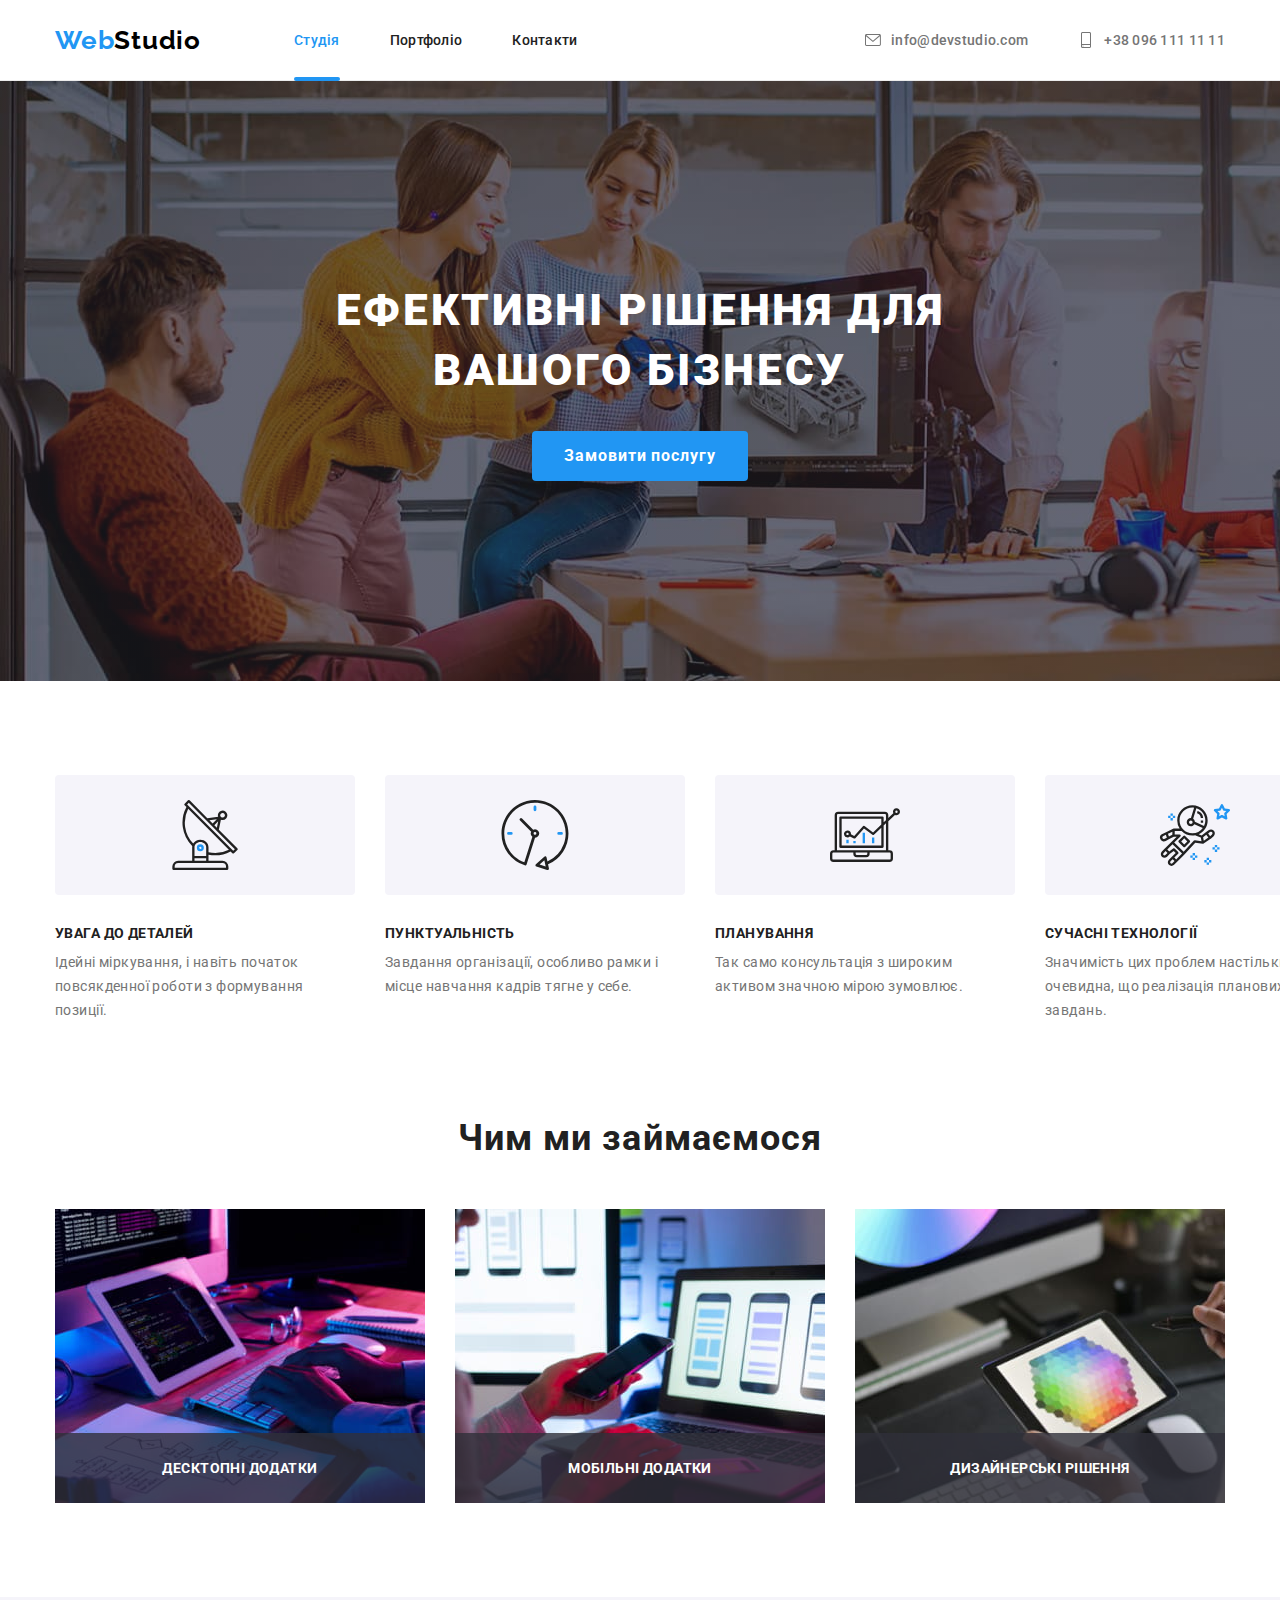
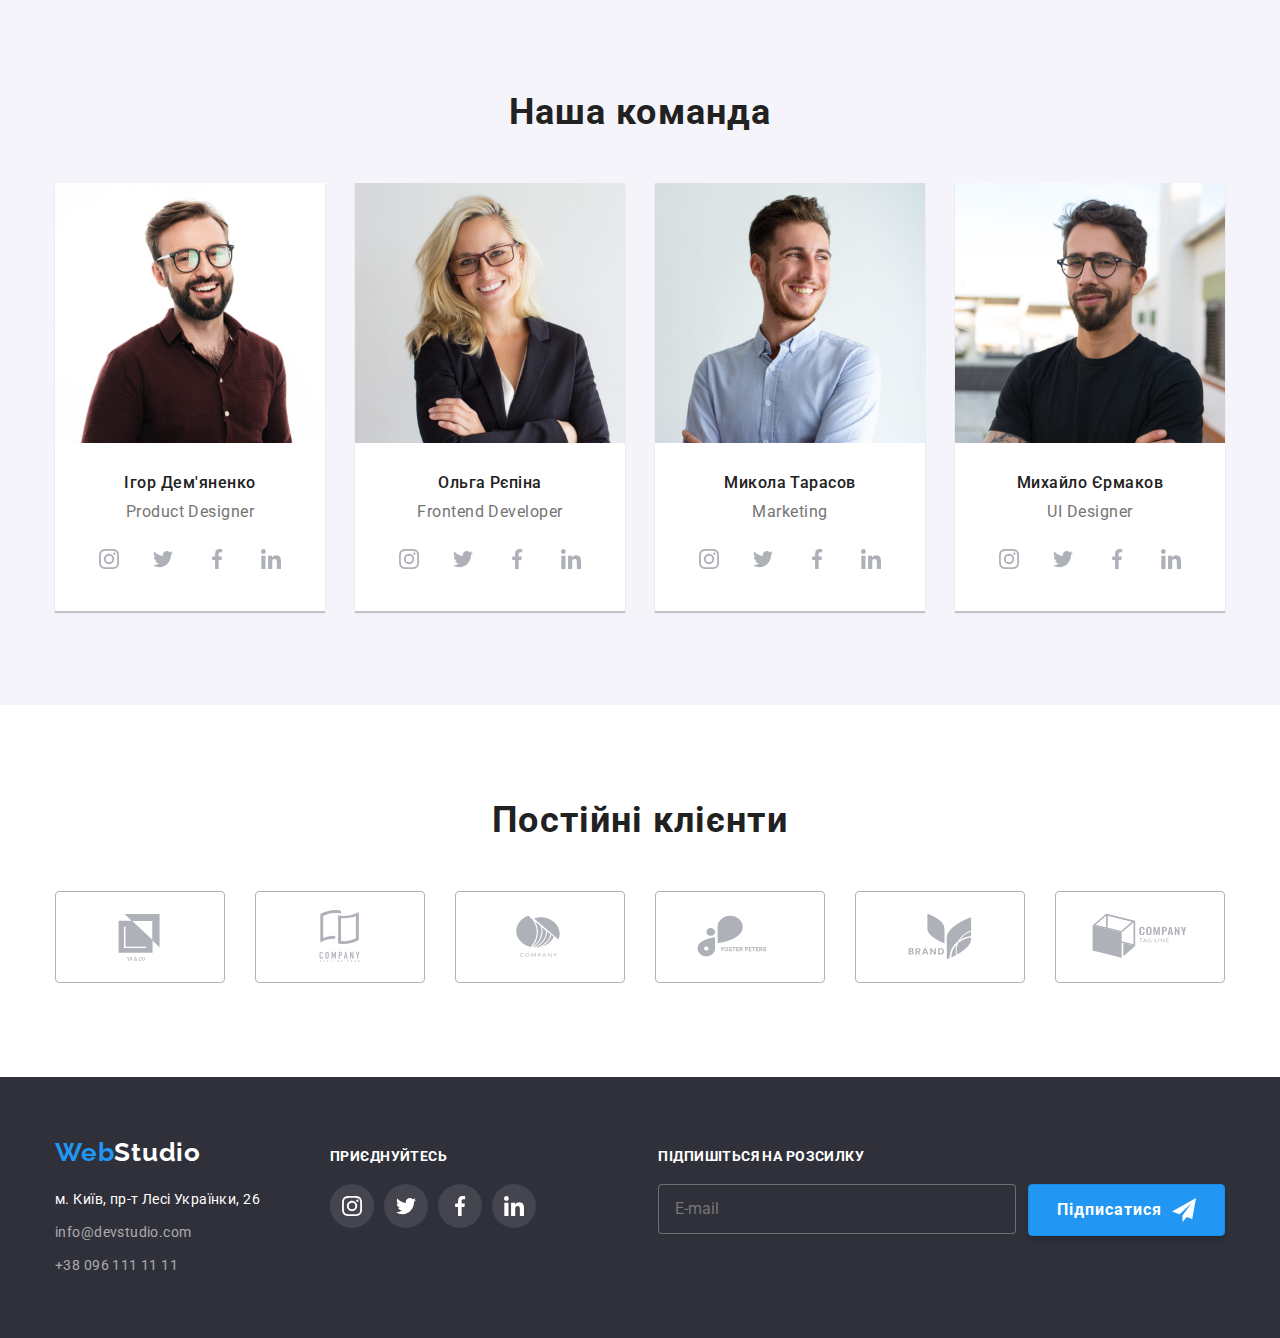
<file: index.html>
<!DOCTYPE html>
<html lang="uk">
  <head>
    <meta charset="UTF-8" />
    <meta http-equiv="X-UA-Compatible" content="IE=edge" />
    <meta name="viewport" content="width=device-width, initial-scale=1.0" />
    <link
      rel="stylesheet"
      href="https://cdnjs.cloudflare.com/ajax/libs/modern-normalize/1.1.0/modern-normalize.min.css    "
    />
    <link rel="stylesheet" href="./сss/styles.css" />
    <title>Document</title>
    <link rel="preconnect" href="https://fonts.googleapis.com" />
    <link rel="preconnect" href="https://fonts.gstatic.com" crossorigin />
    <link
      href="https://fonts.googleapis.com/css2?family=Raleway:wght@700&family=Roboto:wght@400;500;700;900&display=swap"
      rel="stylesheet"
    />
  </head>
  <body>
    
      <header class="head">
        <div class="header container">
          <nav class="header">
            <a href="" class="logo"
              >Web<span class="logo-style">Studio</span></a>
            <ul class="site-nav">
              <li class="item">
                <a class="header-link current" href="./index.html">Студія</a>
              </li>
              <li class="item">
                <a class="header-link" href="./portfolio.html">Портфоліо</a>
              </li>
              <li class="item"><a class="header-link" href="">Контакти</a></li>
            </ul>
          </nav>
          <ul class="contacts-list">
            <li class="item">
      
              <a class="header-contacts" href="mailto:info@devstudio.com"
                >
                <svg class="contacts-icon " wigth="16" height="12">
                  <use href="./images/icons.svg#icon-mail"></use>
                </svg>
                info@devstudio.com
              </a>
            </li>
            <li class="item">
            
              <a class="header-contacts" href="tel:+380961111111"
                >
                <svg class="contacts-icon" wigth="10" height="16">
                  <use href="./images/icons.svg#icon-tel"></use>
                </svg>
              +38 096 111 11 11</a
              >
            </li>
          </ul>
        </div>
      </header>
    <section class="section hero">
     <div class="container">
      <h1 class="main-title">Ефективні рішення для </BR>вашого бізнесу</h1>
      <button class="title-button" type="button" data-modal-open>Замовити послугу</button>
     </div>
    </section>
    <section class="section">
     <div class="container">
      <h2 class="visually-hidden">ПЕРЕВАГИ РОБОТИ КОМПАНІЇ</h2>
      <ul class="section-benefits">
        <li class="item benefits-item">
          <div class="benefits-icon">
            <svg widht="70" height="70">
            <use href="./images/icons.svg#icon-antenna--"></use>
            </svg>
          </div>  
          <h3 class="benefits">УВАГА ДО ДЕТАЛЕЙ</h3>
          <p class="benefits-text">
            Ідейні міркування, і навіть початок повсякденної роботи з формування
            позиції.
          </p>
        </li>
        <li class="item">
          <div class="benefits-icon">
            <svg widht="70" height="70">
              <use href="./images/icons.svg#icon-clock"></use>
            </svg>
          </div>
          <h3 class="benefits">ПУНКТУАЛЬНІСТЬ</h3>
          <p class="benefits-text">
            Завдання організації, особливо рамки і місце навчання кадрів тягне у
            себе.
          </p>
        </li>
        <li class="item">
          <div class="benefits-icon">
            <svg widht="70" height="70">
              <use href="./images/icons.svg#icon-diagram"></use>
            </svg>
          </div>
          <h3 class="benefits">ПЛАНУВАННЯ</h3>
          <p class="benefits-text">
            Так само консультація з широким активом значною мірою зумовлює.
          </p>
        </li>
        <li class="item">
          
          <div class="benefits-icon">
            <svg  widht="70" height="70">
              <use href="./images/icons.svg#icon-astronaut"></use>
            </svg>
          </div>
          <h3 class="benefits">СУЧАСНІ ТЕХНОЛОГІЇ</h3>
          <p class="benefits-text">
            Значимість цих проблем настільки очевидна, що реалізація планових
            завдань.
          </p>
        </li>
      </ul>
     </div>
    </section>
    <section class="about section">
     <div class="container">
      <h2 class="title">Чим ми займаємося</h2>
      <ul class="section-work">
        <li class="item">
          <img src="./images/q.jpg" alt="Приклад робіт 1" width="370" />
          <div class="img-caption">Десктопні додатки</div>
        </li>
        <li class="item">
          <img src="./images/w.jpg" alt="Приклад робіт 2" width="370" />
          <div class="img-caption">Мобільні додатки</div>
        </li>
        <li class="item">
          <img src="./images/e.jpg" alt="Приклад робіт 3" width="370" />
          <div class="img-caption">Дизайнерські рішення</div>
        </li>
      </ul>
    </div>
    </section>
    <section class="section team">
     <div class="container">
      <h2 class="title">Наша команда</h2>
      <ul class="section-team">
        <li class="item">
          <img class="photo-team"
            src="./images/r.jpg"
            alt="Фото члена команди Ігора Дем'яненко"
            width="270"
          />
          <div class="description"> 
          <h3 class="team-name">Ігор Дем'яненко</h3>
          <p class="team-post" lang="en">Product Designer</p>
          <ul class="team-group">
            <li class="team-link">
             <a class="link-networks" href="">
              <svg class="team-icon" width="20" height="20">
                <use href="./images/icons.svg#icon-instagram"></use>
              </svg>
            </a> 
            </li>
            <li class="team-link">
             <a class="link-networks" href="">
              <svg class="team-icon" width="20" height="20">
                <use href="./images/icons.svg#icon-twitter"></use>
              </svg>
             </a>
            </li>
            <li class="team-link">
             <a  class="link-networks" href="">
              <svg class="team-icon" width="20" height="20">
                <use href="./images/icons.svg#icon-facebook"></use>
              </svg>
             </a>
            </li>
            <li class="team-link">
             <a class="link-networks" href="">
              <svg class="team-icon" width="20" height="20">
                <use href="./images/icons.svg#icon-linkedin"></use>
              </svg>
             </a>
            </li>
          </ul>
          
        </div> 
        </li>
        <li class="item">
          <img class="photo-team"
            src="./images/t.jpg"
            alt="Фото члена команди Ольги Рєпіної"
            width="270"
          />
         <div class="description"> 
          <h3 class="team-name">Ольга Рєпіна</h3>
          <p class="team-post" lang="en">Frontend Developer</p>
          <ul class="team-group">
            <li class="team-link">
             <a class="link-networks" href="">
              <svg class="team-icon" width="20" height="20">
                <use href="./images/icons.svg#icon-instagram"></use>
              </svg>
             </a>
            </li>
            <li class="team-link">
             <a class="link-networks"href="">
              <svg class="team-icon" width="20" height="20">
                <use href="./images/icons.svg#icon-twitter"></use>
              </svg>
             </a>
            </li>
            <li class="team-link">
            <a class="link-networks"href="">
              <svg class="team-icon" width="20" height="20">
                <use href="./images/icons.svg#icon-facebook"></use>
              </svg>
            </a>
            </li>
            <li class="team-link">
              <a class="link-networks" href="">
              <svg class="team-icon" width="20" height="20">
                <use href="./images/icons.svg#icon-linkedin"></use>
              </svg>
            </a>
            </li>
          </ul>
         </div>  
        </li>

        <li class="item">
          <img class="photo-team"
            src="./images/y.jpg"
            alt="Фото члена команди Миколи Тарасова"
            width="270"
          />
          <div class="description"> 
          <h3 class="team-name">Микола Тарасов</h3>
          <p class="team-post" lang="en">Marketing</p>
          <ul class="team-group">
            <li class="team-link">
              <a class="link-networks" href="">
              <svg class="team-icon" width="20" height="20">
                <use href="./images/icons.svg#icon-instagram"></use>
              </svg>
            </a>
            </li>
            <li class="team-link">
              <a class="link-networks" href="">
              <svg class="team-icon" width="20" height="20">
                <use href="./images/icons.svg#icon-twitter"></use>
              </svg>
            </a>
            </li>
            <li class="team-link">
              <a class="link-networks" href="">
              <svg class="team-icon" width="20" height="20">
                <use href="./images/icons.svg#icon-facebook"></use>
              </svg>
            </a>
            </li>
            <li class="team-link">
              <a class="link-networks" href="">
              <svg class="team-icon" width="20" height="20">
                <use href="./images/icons.svg#icon-linkedin"></use>
              </svg>
            </a>
            </li>
          </ul>
        </div> 
        </li>

        <li class="item">
          <img class="photo-team"
            src="./images/u.jpg"
            alt="Фото члена команди Михайла Єрмакова"
            width="270"
          />
          <div class="description"> 
          <h3 class="team-name">Михайло Єрмаков</h3>
          <p class="team-post" lang="en">UI Designer</p>
          <ul class="team-group">
            <li class="team-link">
              <a class="link-networks" href="">
              <svg class="team-icon" width="20" height="20">
                <use href="./images/icons.svg#icon-instagram"></use>
              </svg>
            </a>
            </li>
            <li class="team-link">
              <a class="link-networks" href="">
              <svg class="team-icon" width="20" height="20">
                <use href="./images/icons.svg#icon-twitter"></use>
              </svg>
            </a>
            </li>
            <li class="team-link">
              <a class="link-networks" href="">
              <svg class="team-icon" width="20" height="20">
                <use href="./images/icons.svg#icon-facebook"></use>
              </svg>
            </a>
            </li>
            <li class="team-link">
              <a class="link-networks" href="">
              <svg class="team-icon" width="20" height="20">
                <use href="./images/icons.svg#icon-linkedin"></use>
              </svg>
            </a>
            </li>
          </ul>
        </div> 
        </li>
      </ul>
    </div>
    </section>
    <section class="section">
      <div class="container">
        <h2 class="title">Постійні клієнти</h2>
        <ul class="clients-list">
          <li class="clients-item">
            <a class="clients-link" href="">
              <svg class="clients-icon" wigth="106" height="60">
                <use href="./images/icons.svg#icon-logoone"></use>
              </svg>
            </a>

          </li>
          <li class="clients-item">
            <a class="clients-link" href="">
              <svg class="clients-icon" wigth="106" height="60">
                <use href="./images/icons.svg#icon-logotwo" ></use>
              </svg>
            </a>

          </li>
          <li class="clients-item">
            <a class="clients-link" href="">
              <svg class="clients-icon" wigth="106" height="60">
                <use href="./images/icons.svg#icon-logothree"></use>
              </svg>
            </a>

          </li>
          <li class="clients-item">
            <a class="clients-link" href="">
              <svg class="clients-icon" wigth="106" height="60">
                <use href="./images/icons.svg#icon-logofour" ></use>
              </svg>
            </a>

          </li>
          <li class="clients-item">
            <a class="clients-link" href="">
              <svg class="clients-icon" wigth="106" height="60">
                <use href="./images/icons.svg#icon-logofive" ></use>
              </svg>
            </a>
          </li>
          <li class="clients-item">
            <a class="clients-link" href="">
              <svg class="clients-icon" wigth="106" height="60">
                <use href="./images/icons.svg#icon-logosix" ></use>
              </svg>
            </a>

          </li>
        </ul>

      </div>
      
    </section>
    <footer class="footer">
    <div class="container footer-content">
      <div>
        <a href="" class="logo logo-footer"
        >Web<span class="logo-style-footer">Studio</span></a
      >
      <address class="address">
        <ul class="address-list">
          <li class="item">
            <span class="address-text">м. Київ, пр-т Лесі Українки, 26</span>
          </li>
          <li class="item">
            <a class="footer-contacts" href="mailto:info@devstudio.com"
              >info@devstudio.com
            </a>
          </li>
          <li class="item">
            <a class="footer-contacts" href="tel:+380961111111"
              >+38 096 111 11 11</a
            >
          </li>
        </ul>
      </address>
    </div>
    <div class="footer-list"> <h3 class="footer-list-name">ПРИЄДНУЙТЕСЬ</h3>
       <ul class="team-group">
        <li >
          <a class="footer-link" href="">
          <svg class="footer-icon" width="20" height="20">
            <use href="./images/icons.svg#icon-instagram"></use>
          </svg>
        </a>
        </li>
        <li>
          <a class="footer-link" href="">
          <svg class="footer-icon" width="20" height="20">
            <use href="./images/icons.svg#icon-twitter"></use>
          </svg>
        </a>
        </li>
        <li >
          <a class="footer-link" href="">
          <svg class="footer-icon" width="20" height="20">
            <use href="./images/icons.svg#icon-facebook"></use>
          </svg>
        </a>
        </li>
        <li >
        <a class="footer-link" href="">
          <svg class="footer-icon" width="20" height="20">
            <use href="./images/icons.svg#icon-linkedin"></use>
          </svg>
        </a>
         </li>
         </ul>
    </div>
    <div class="subscription">
      <h3 class="footer-list-name">ПІДПИШІТЬСЯ НА РОЗСИЛКУ</h3>
       <form class="footer-form">
        <input type="email" name="footer-mail" class="footer-input" id="footer-mail" placeholder="E-mail">
        <button type="submit" class="footer-button">
          Підписатися
        <svg width="24" height="24">
          <use href="./images/icons.svg#icon-icon-send"></use>
        </svg></button>
      </form>
    </div>
      
    </div>
    </footer>
    <div class="backdrop is-hidden" data-modal>
    <div class="modal">
      <button type="button" class="modal-close" data-modal-close>
        <svg width="18" height="18">
          <use href="./images/icons.svg#icon-close"></use>
        </svg>
      </button>
      <p class="modal-title">Залиште свої дані, ми вам передзвонимо</p>
      <form class="modal-form">
        <label class="input-label" for="user-name">Ім'я</label>
        <div class="input-wrapper">
          <input type="text" name="user-name" class="modal-input" id="user-name">
          <svg class="modal-icon" width="18" height="18">
            <use href="./images/icons.svg#icon-person-black"></use>
          </svg>
        </div>
        <label class="input-label" for="user-tel">Телефон</label>
        <div class="input-wrapper">
          <input type="tel" name="user-tel" class="modal-input" id="user-tel">
        <svg class="modal-icon" width="18" height="18">
          <use href="./images/icons.svg#icon-phone-black"></use>
        </svg>
        </div>
        <label class="input-label" for="user-mail">Пошта</label>
        <div class="input-wrapper">
          <input type="email" name="user-mail" class="modal-input" id="user-mail">
        <svg class="modal-icon" width="18" height="18">
          <use href="./images/icons.svg#icon-email-black"></use>
        </svg>
        </div>
        <div>
        <label class="input-label" for="user-comment">Коментар
          
        </label>
        <textarea class="modal-comment" name="user-comment" id="user-comment" placeholder="Введіть текст"></textarea>
      </div>
      <div class="modal-checkbox">
        <input class="modal-check visually-hidden" type="checkbox" name="deal" id="deal">
        <label class="label-checkbox" for="deal">
          <span><svg class="check-icon" width="16" height="15">
          <use href="./images/icons.svg#icon-Vector"></use>
          </svg> </span>
          Погоджуюся з розсилкою та приймаю &nbsp
          <a class="contract" href="">  Умови договору</a></label>
        
      </div>
          <button type="submit" class="modal-button">Відправити</button>
      </form>
    </div>
  </div>
    <script src="./JS/modal.js"></script>
  </body>
</html>
</file>
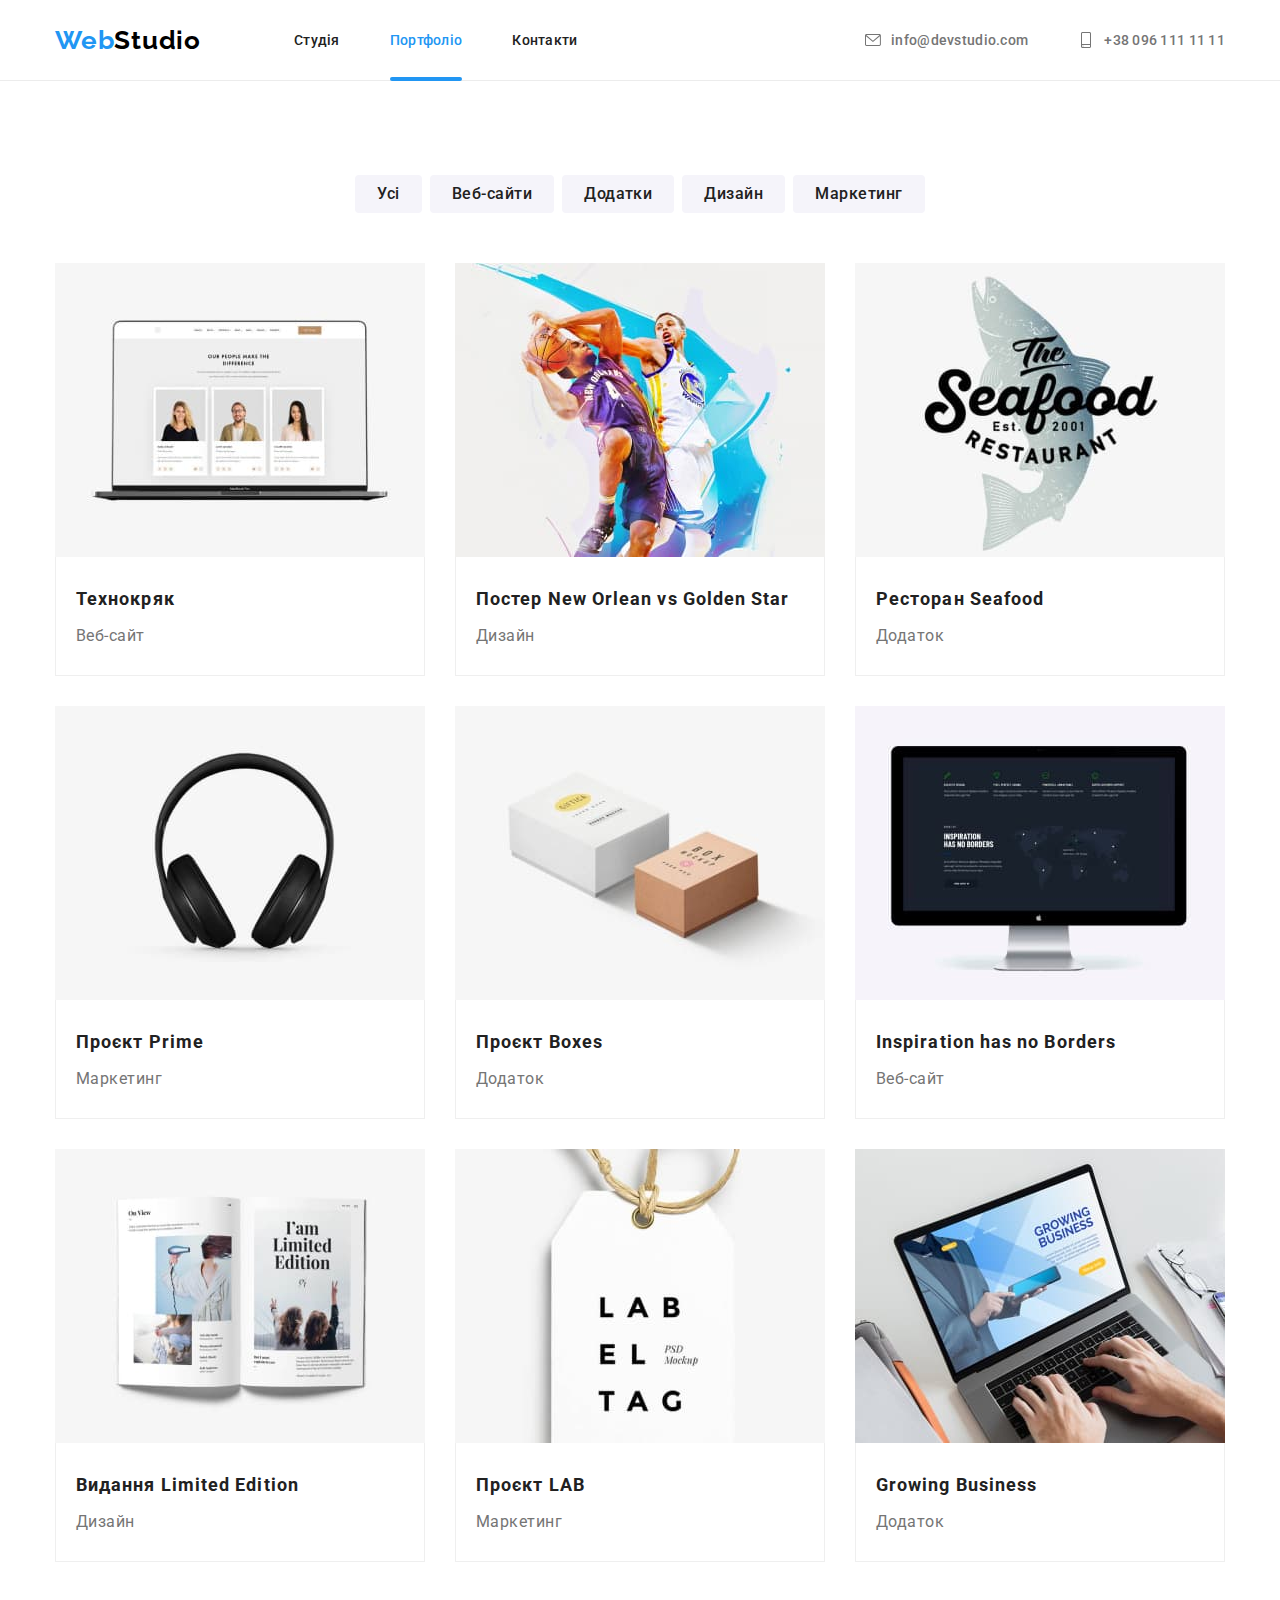
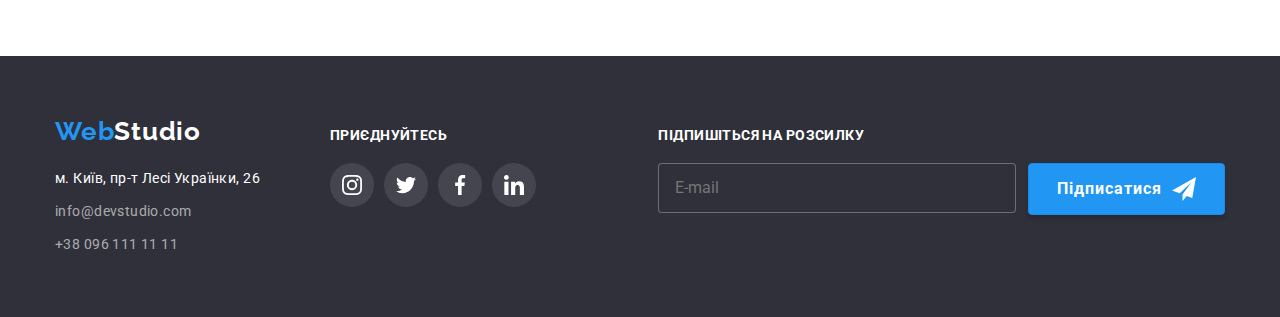
<file: portfolio.html>
<!DOCTYPE html>
<html lang="uk">
  <head>
    <meta charset="UTF-8" />
    <meta http-equiv="X-UA-Compatible" content="IE=edge" />
    <meta name="viewport" content="width=device-width, initial-scale=1.0" />
    <link
      rel="stylesheet"
      href="https://cdnjs.cloudflare.com/ajax/libs/modern-normalize/1.1.0/modern-normalize.min.css    "
    />
    <link rel="stylesheet" href="./сss/styles.css" />
    <title>Document</title>
    <link rel="preconnect" href="https://fonts.googleapis.com" />
    <link rel="preconnect" href="https://fonts.gstatic.com" crossorigin />
    <link
      href="https://fonts.googleapis.com/css2?family=Raleway:wght@700&family=Roboto:wght@400;500;700;900&display=swap"
      rel="stylesheet"
    />
  </head>
  <body>
    <header class="head">
      <div class="header container">
        <nav class="header">
          <a href="" class="logo">Web<span class="logo-style">Studio</span></a>
          <ul class="site-nav">
            <li class="item">
              <a class="header-link" href="./index.html">Студія</a>
            </li>
            <li class="item">
              <a class="header-link current" href="./portfolio.html">Портфоліо</a>
            </li>
            <li class="item"><a class="header-link" href="">Контакти</a></li>
          </ul>
        </nav>
        <ul class="contacts-list">
          <li class="item">
            <a class="header-contacts" href="mailto:info@devstudio.com">
              <svg class="contacts-icon" wigth="16" height="12">
                <use href="./images/icons.svg#icon-mail"></use>
              </svg>
              info@devstudio.com
            </a>
          </li>
          <li class="item">
            <a class="header-contacts" href="tel:+380961111111">
              <svg class="contacts-icon" wigth="10" height="16">
                <use href="./images/icons.svg#icon-tel"></use>
              </svg>
              +38 096 111 11 11</a
            >
          </li>
        </ul>
      </div>
    </header>
    <main>
      <h1 class="visually-hidden">Портфоліо робіт Веб-студії</h1>
      <section class="section">
        <div class="container">
          <ul class="works-button">
            <li class="item">
              <button class="portfolio-button" type="button">Усі</button>
            </li>
            <li class="item">
              <button class="portfolio-button" type="button">Веб-сайти</button>
            </li>
            <li class="item">
              <button class="portfolio-button" type="button">Додатки</button>
            </li>
            <li class="item">
              <button class="portfolio-button" type="button">Дизайн</button>
            </li>
            <li class="item">
              <button class="portfolio-button" type="button">Маркетинг</button>
            </li>
          </ul>
          <ul class="works">
            <li class="item caption">
              <a class="work-link" href="">
              <div class="work-img">
                <img 
                  src="./images/z.jpg"
                  alt="Зображення веб-сайту"
                  width="370"
                />
                <p class="works-caption">Ресурс пропонує комплексні пропозиції з різним рівнем функціоналу та сервісів. Все це дозволить відвідувачу отримати вичерпні відомості про компанію чи приватну особу.</p>
                </div>
                 
                <div class="work-description">
                  <h2 class="work-name">Технокряк</h2>
                  <p class="work-form">Веб-сайт</p>
                </div>
              </a>
            </li>

            <li class="item caption">
              <a class="work-link" href=""">
                <div class="work-img">
                  <img
                  src="./images/x.jpg"
                  alt="Зображення дизайну"
                  width="370"
                />
                <p class="works-caption">Ресурс пропонує комплексні пропозиції з різним рівнем функціоналу та сервісів. Все це дозволить відвідувачу отримати вичерпні відомості про компанію чи приватну особу.</p>
                </div>
                <div class="work-description">
                  <h2 class="work-name">
                    Постер <span lang="en">New Orlean vs Golden Star</span>
                  </h2>
                  <p class="work-form">Дизайн</p>
                </div>
              </a>
            </li>

            <li class="item caption">
              <a class="work-link" href=""
                > <div class="work-img">
                  <img
                  src="./images/c.jpg"
                  alt="Зображення додатку"
                  width="370"
                />
                <p class="works-caption">Ресурс пропонує комплексні пропозиції з різним рівнем функціоналу та сервісів. Все це дозволить відвідувачу отримати вичерпні відомості про компанію чи приватну особу.</p>
                </div>
                <div class="work-description">
                  <h2 class="work-name">
                    Ресторан <span lang="en">Seafood</span>
                  </h2>
                  <p class="work-form">Додаток</p>
                </div>
              </a>
            </li>

            <li class="item caption">
              <a class="work-link" href=""
                ><div class="work-img">
                  <img
                  src="./images/v.jpg"
                  alt="Зображення маркетингу"
                  width="370"
                />
                <p class="works-caption">Ресурс пропонує комплексні пропозиції з різним рівнем функціоналу та сервісів. Все це дозволить відвідувачу отримати вичерпні відомості про компанію чи приватну особу.</p>
                </div>
                <div class="work-description">
                  <h2 class="work-name">Проєкт <span lang="en">Prime</span></h2>
                  <p class="work-form">Маркетинг</p>
                </div>
              </a>
            </li>

            <li class="item caption">
              <a class="work-link" href=""
                > <div class="work-img">
                  <img
                  src="./images/b.jpg"
                  alt="Зображення додатку"
                  width="370"
                />
                <p class="works-caption">Ресурс пропонує комплексні пропозиції з різним рівнем функціоналу та сервісів. Все це дозволить відвідувачу отримати вичерпні відомості про компанію чи приватну особу.</p>
                </div>
                <div class="work-description">
                  <h2 class="work-name">Проєкт <span lang="en">Boxes</span></h2>
                  <p class="work-form">Додаток</p>
                </div>
              </a>
            </li>

            <li class="item caption">
              <a class="work-link" href=""
                ><div class="work-img"><img
                  src="./images/n.jpg"
                  alt="Зображення веб-сайту"
                  width="370"
                />
                <p class="works-caption">Ресурс пропонує комплексні пропозиції з різним рівнем функціоналу та сервісів. Все це дозволить відвідувачу отримати вичерпні відомості про компанію чи приватну особу.</p>
                </div>
                <div class="work-description">
                  <h2 class="work-name" lang="en">
                    Inspiration has no Borders
                  </h2>
                  <p class="work-form">Веб-сайт</p>
                </div>
              </a>
            </li>

            <li class="item caption">
              <a class="work-link" href=""
                > <div class="work-img"><img
                  src="./images/m.jpg"
                  alt="Зображення дизайну"
                  width="370"
                />
                <p class="works-caption">Ресурс пропонує комплексні пропозиції з різним рівнем функціоналу та сервісів. Все це дозволить відвідувачу отримати вичерпні відомості про компанію чи приватну особу.</p>
                </div>
                <div class="work-description">
                  <h2 class="work-name">
                    Видання <span lang="en">Limited Edition</span>
                  </h2>
                  <p class="work-form">Дизайн</p>
                </div>
              </a>
            </li>

            <li class="item caption">
              <a class="work-link" href=""
                ><div class="work-img"><img
                  src="./images/a.jpg"
                  alt="Зображення маркетингу"
                  width="370"
                />
                <p class="works-caption">Ресурс пропонує комплексні пропозиції з різним рівнем функціоналу та сервісів. Все це дозволить відвідувачу отримати вичерпні відомості про компанію чи приватну особу.</p>
                </div>
                <div class="work-description">
                  <h2 class="work-name">Проєкт <span lang="en">LAB</span></h2>
                  <p class="work-form">Маркетинг</p>
                </div>
              </a>
            </li>

            <li class="item caption">
              <a class="work-link" href=""
                ><div class="work-img"><img
                  src="./images/s.jpg"
                  alt="Зображення додатку"
                  width="370"
                />
                <p class="works-caption">Ресурс пропонує комплексні пропозиції з різним рівнем функціоналу та сервісів. Все це дозволить відвідувачу отримати вичерпні відомості про компанію чи приватну особу.</p>
                </div>
                <div class="work-description">
                  <h2 class="work-name" lang="en">Growing Business</h2>
                  <p class="work-form">Додаток</p>
                </div>
              </a>
            </li>
          </ul>
        </div>
      </section>
    </main>
    <footer class="footer">
      <div class="container footer-content">
        <div>
          <a href="" class="logo logo-footer"
            >Web<span class="logo-style-footer">Studio</span></a
          >
          <address class="address">
            <ul class="address-list">
              <li class="item">
                <span class="address-text"
                  >м. Київ, пр-т Лесі Українки, 26</span
                >
              </li>
              <li class="item">
                <a class="footer-contacts" href="mailto:info@devstudio.com"
                  >info@devstudio.com
                </a>
              </li>
              <li class="item">
                <a class="footer-contacts" href="tel:+380961111111"
                  >+38 096 111 11 11</a
                >
              </li>
            </ul>
          </address>
        </div>
        <div class="footer-list">
          <h3 class="footer-list-name">ПРИЄДНУЙТЕСЬ</h3>
          <ul class="team-group">
            <li class="footer-link">
              <svg class="footer-icon" width="20" height="20">
                <use href="./images/icons.svg#icon-instagram"></use>
              </svg>
            </li>
            <li class="footer-link">
              <svg class="footer-icon" width="20" height="20">
                <use href="./images/icons.svg#icon-twitter"></use>
              </svg>
            </li>
            <li class="footer-link">
              <svg class="footer-icon" width="20" height="20">
                <use href="./images/icons.svg#icon-facebook"></use>
              </svg>
            </li>
            <li class="footer-link">
              <svg class="footer-icon" width="20" height="20">
                <use href="./images/icons.svg#icon-linkedin"></use>
              </svg>
            </li>
          </ul>
        </div>
        <div class="subscription">
      <h3 class="footer-list-name">ПІДПИШІТЬСЯ НА РОЗСИЛКУ</h3>
       <form class="footer-form">
        <input type="email" name="footer-mail" class="footer-input" id="footer-mail" placeholder="E-mail">
        <button type="submit" class="footer-button">
          Підписатися
        <svg width="24" height="24">
          <use href="./images/icons.svg#icon-icon-send"></use>
        </svg></button>
      </form>
    </div>
      </div>
    </footer>
  </body>
</html>
</file>
<file: сss/styles.css>
body {
  font-family: "Roboto", sans-serif;
}
:root {
  --basic-text-color: #212121;
  --accent-text-color: #2196f3;
  --light-color: #ffffff;
  --secondary-text-color: #757575;
  --contacts-text-color: rgba(255, 255, 255, 0.6);
  --logo-color: #000000;
  --bcg-color: #2f303a;
  --bcg-button-color: #f5f4fa;
  --bcg-focus-button: #188ce8;
  --card-border: #eeee;
  --header-border: #ececec;
  --icon-color: #afb1b8;
}
ul,
p {
  padding: 0;
  margin: 0;
}
img {
  display: block;
  max-width: 100%;
}
li {
  list-style: none;
}
.main-title {
  margin-top: 0;
  margin-bottom: 30px;
}

.site-nav {
  margin-left: 93px;
}

.container {
  width: 1200px;
  margin: 0 auto;
  padding: 0px 15px;
}
.header,
.site-nav {
  display: flex;
  align-items: center;
}
.head {
  border-bottom: 1px solid var(--header-border);
}

.site-nav .item {
  margin-right: 50px;
}
.site-nav .item:last-child {
  margin-right: 0;
}
.contacts-list {
  margin-left: auto;
}
.contacts-item {
  display: flex;
  align-items: center;
  justify-content: center;
  width: 16px;
  height: 12px;
}

.tel .contacts-icon {
  font-weight: 10px;
  height: 16px;
}
.contacts-icon {
  width: 16px;
  margin-right: 10px;
  fill: currentColor;
}
.contacts-icon:hover,
.contacts-icon:focus {
  fill: var(--accent-text-color);
}

.section {
  padding-top: 94px;
  padding-bottom: 94px;
}
.section-benefits,
.section-work,
.section-team {
  display: flex;
  gap: 30px;
}
.benefits {
  margin-top: 0;
  margin-bottom: 10px;
}
.section-benefits .item,
.section-team .item {
  flex-basis: calc((100% - 90px) / 4);
}
.benefits {
  margin-bottom: 10px;
}
.benefits-icon {
  display: flex;
  border-radius: 4px;
  background-color: var(--bcg-button-color);
  height: 120px;
  align-items: center;
  justify-content: center;
  margin-bottom: 30px;
}
.works .item {
  flex-basis: calc((100% - 60px) / 3);
}
.section-work .item {
  position: relative;
}
.img-caption {
  position: absolute;
  padding: 27px 0px;
  bottom: 0;
  width: 100%;
  font-weight: 700;
  font-size: 14px;
  line-height: 1.1428;
  text-align: center;
  letter-spacing: 0.03em;
  text-transform: uppercase;
  color: var(--light-color);
  background-color: rgba(47, 48, 58, 0.8);
}

.about.section {
  padding-top: 0;
}

.team-name {
  margin-top: 0;
  margin-bottom: 10px;
}
.description {
  padding: 30px 0px;
}
.work-description {
  padding: 24px 20px;
  border-left: 1px solid var(--card-border);
  border-right: 1px solid var(--card-border);
  border-bottom: 1px solid var(--card-border);
}
.team.section {
  background-color: var(--bcg-button-color);
}
.section-team .item {
  background-color: var(--light-color);
  box-shadow: 0px 2px 1px 0px rgba(0, 0, 0, 0.2);
}
.team-group {
  display: flex;
  align-items: center;
  justify-content: center;
  gap: 10px;
}
.team-link {
  display: flex;
  align-items: center;
  justify-content: center;
  list-style: none;
}
.link-networks {
  display: flex;
  color: rgba(175, 177, 184, 1);
  border: 1px;
  border-radius: 50%;
  width: 44px;
  height: 44px;
  justify-content: center;
  align-items: center;
  transition-property: background-color, color;
  transition-duration: 250ms;
  transition-timing-function: cubic-bezier(0.4, 0, 0.2, 1);
}

.link-networks:hover,
.link-networks:focus {
  color: #ffffff;
  background-color: var(--accent-text-color);
}

.team-icon {
  fill: currentColor;
}
.team-icon:hover,
.team-icon:focus {
  fill: currentColor;
}

.footer {
  padding-top: 60px;
  padding-bottom: 60px;
}
.logo-footer {
  display: inline-block;
  margin-bottom: 20px;
}
.address-list {
  display: flex;
  flex-direction: column;
  gap: 9px;
}
.works-button {
  margin-bottom: 50px;
  display: flex;
  justify-content: center;
  gap: 8px;
}
.works {
  display: flex;
  flex-wrap: wrap;
  gap: 30px;
}
.logo {
  font-family: "Raleway", sans-serif;
  font-weight: 700;
  font-size: 26px;
  line-height: 1.1923;
  letter-spacing: 0.03em;
  color: var(--accent-text-color);
  text-decoration: none;
}
.logo-style {
  color: var(--logo-color);
}
.logo-style-footer {
  color: var(--light-color);
}
.header-link {
  display: block;
  font-weight: 500;
  font-size: 14px;
  line-height: 1.1428;
  letter-spacing: 0.02em;
  color: var(--basic-text-color);
  text-decoration: none;
  padding-top: 32px;
  padding-bottom: 32px;
  transition-property: color;
  transition-duration: 250ms;
  transition-timing-function: cubic-bezier(0.4, 0, 0.2, 1);
}
.header-link:hover,
.header-link:focus {
  color: var(--accent-text-color);
}
.current {
  position: relative;
}
.header-link.current {
  color: var(--accent-text-color);
}
.current::before {
  content: "";
  position: absolute;
  bottom: -1px;
  left: 0;
  width: 100%;
  height: 4px;
  border-radius: 2px;
  background-color: var(--accent-text-color);
}
.contacts-list {
  display: flex;
}
.contacts-list .item {
  margin-right: 50px;
}
.contacts-list .item:last-child {
  margin-right: 0;
}

.header-contacts {
  display: flex;
  font-weight: 500;
  font-size: 14px;
  line-height: 1.1428;
  letter-spacing: 0.02em;
  color: var(--secondary-text-color);
  text-decoration: none;
  align-items: center;

  transition-property: color;
  transition-duration: 250ms;
  transition-timing-function: cubic-bezier(0.4, 0, 0.2, 1);
}
.header-contacts:hover,
.header-contacts:focus {
  color: var(--accent-text-color);
}
.item {
  list-style: none;
}
.hero {
  max-width: 1600px;
  background-image: linear-gradient(
      rgba(47, 48, 58, 0.4),
      rgba(47, 48, 58, 0.4)
    ),
    url(../images/bkd.jpg);
  background-color: var(--bcg-color);
  padding-top: 200px;
  padding-bottom: 200px;
  align-items: center;
  justify-content: center;
  margin: auto;
}
.main-title {
  margin-bottom: 30px;
  font-weight: 900;
  font-size: 44px;
  line-height: 1.3636;
  text-align: center;
  letter-spacing: 0.06em;
  text-transform: uppercase;
  color: var(--light-color);
}
.title-button {
  border: 0;
  display: inline-block;
  margin: auto;
  padding: 10px 32px;
  font-family: "Roboto", sans-serif;
  background-color: var(--accent-text-color);
  font-weight: 700;
  font-size: 16px;
  line-height: 1.875;
  display: flex;
  text-align: center;
  letter-spacing: 0.06em;
  color: var(--light-color);
  cursor: pointer;
  border-radius: 4px;
  transition-property: background-color;
  transition-duration: 250ms;
  transition-timing-function: cubic-bezier(0.4, 0, 0.2, 1);
}
.title-button:hover,
.title-button:focus {
  background-color: var(--bcg-focus-button);
}
.visually-hidden {
  position: absolute;
  width: 1px;
  height: 1px;
  margin: -1px;
  border: 0;
  padding: 0;
  white-space: nowrap;
  clip-path: inset(100%);
  clip: rect(0 0 0 0);
  overflow: hidden;
}
.benefits {
  font-weight: 700;
  font-size: 14px;
  line-height: 1.1428;
  letter-spacing: 0.03em;
  text-transform: uppercase;
  color: var(--basic-text-color);
}
.benefits-text {
  font-size: 14px;
  line-height: 1.7142;
  letter-spacing: 0.03em;
  color: var(--secondary-text-color);
}
.title {
  margin-top: 0;
  margin-bottom: 50px;
  font-weight: 700;
  font-size: 36px;
  line-height: 1.1666;
  text-align: center;
  letter-spacing: 0.03em;
  color: var(--basic-text-color);
}
.team-name {
  font-weight: 500;
  font-size: 16px;
  line-height: 1.1875;
  text-align: center;
  letter-spacing: 0.03em;
  color: var(--basic-text-color);
}
.team-post {
  font-weight: 400;
  font-size: 16px;
  line-height: 1.1875;
  text-align: center;
  letter-spacing: 0.03em;
  color: var(--secondary-text-color);
  margin-bottom: 16px;
}
.address {
  font-style: normal;
}
.address-text {
  font-weight: 400;
  font-size: 14px;
  line-height: 1.7142;
  letter-spacing: 0.03em;
  color: var(--light-color);
}
.footer-contacts {
  font-weight: 400;
  font-size: 14px;
  line-height: 1.7142;
  letter-spacing: 0.03em;
  color: var(--contacts-text-color);
  text-decoration: none;
  transition-property: color;
  transition-duration: 250ms;
  transition-timing-function: cubic-bezier(0.4, 0, 0.2, 1);
}
.footer {
  background-color: var(--bcg-color);
}
.portfolio-button {
  padding: 6px 22px;
  font-family: "Roboto", sans-serif;
  font-weight: 500;
  font-size: 16px;
  line-height: 1.625;
  text-align: center;
  letter-spacing: 0.03em;
  color: var(--basic-text-color);
  background-color: var(--bcg-button-color);
  cursor: pointer;
  border: 0px;
  border-radius: 4px;
  transition-property: background-color, color, box-shadow;
  transition-duration: 250ms;
  transition-timing-function: cubic-bezier(0.4, 0, 0.2, 1);
}
.portfolio-button:hover,
.portfolio-button:focus {
  color: var(--light-color);
  background-color: var(--accent-text-color);
  box-shadow: 0px 1px 1px rgba(0, 0, 0, 0.12), 0px 4px 4px rgba(0, 0, 0, 0.06),
    1px 4px 6px rgba(0, 0, 0, 0.16);
}
.work-name {
  font-weight: 700;
  font-size: 18px;
  line-height: 2;
  letter-spacing: 0.06em;
  color: var(--basic-text-color);
  margin-top: 0;
  margin-bottom: 4px;
}
.work-form {
  font-weight: 400;
  font-size: 16px;
  line-height: 1.875;
  letter-spacing: 0.03em;
  color: var(--secondary-text-color);
}
.work-link {
  display: block;
  text-decoration: none;
  transition-property: box-shadow;
  transition-duration: 250ms;
  transition-timing-function: cubic-bezier(0.4, 0, 0.2, 1);
}
.work-img {
  position: relative;
  overflow: hidden;
}
.works-caption {
  opacity: 0;
  position: absolute;
  display: flex;
  align-items: center;
  justify-content: center;
  padding: 0 24px;
  width: 100%;
  height: 100%;
  bottom: 0;
  font-size: 18px;
  line-height: 28px;
  letter-spacing: 0.03em;
  color: var(--light-color);
  background-color: rgba(33, 150, 243, 0.9);
  transform: translateY(100%);
  transition-duration: 250ms;
  transition-timing-function: cubic-bezier(0.4, 0, 0.2, 1);
}

.work-link:focus .works-caption,
.work-link:hover .works-caption {
  transform: translateY(0);
  opacity: 1;
}

.work-link:hover,
.work-link:focus {
  box-shadow: 0px 1px 1px rgba(0, 0, 0, 0.12), 0px 4px 4px rgba(0, 0, 0, 0.06),
    1px 4px 6px rgba(0, 0, 0, 0.16);
}
.footer-contacts:hover,
.footer-contacts:focus {
  color: var(--accent-text-color);
}
.footer-list-name {
  color: var(--light-color);
  font-weight: 700;
  font-size: 14px;
  line-height: 1.1428;
  letter-spacing: 0.03em;
  margin-bottom: 20px;
  margin-top: 0;
}
.footer-content {
  display: flex;
  align-items: baseline;
  transition-property: color;
  transition-duration: 250ms;
  transition-timing-function: cubic-bezier(0.4, 0, 0.2, 1);
}
.footer-list {
  margin-left: 70px;
}
.footer-link {
  display: flex;
  align-items: center;
  justify-content: center;
  border: 1px;
  border-radius: 50%;
  width: 44px;
  height: 44px;
  color: var(--light-color);
  background-color: rgba(255, 255, 255, 0.1);
  transition-property: background-color;
  transition-duration: 250ms;
  transition-timing-function: cubic-bezier(0.4, 0, 0.2, 1);
}
.footer-icon {
  fill: currentColor;
}

.footer-link:hover,
.footer-link:focus {
  background-color: var(--accent-text-color);
}

.clients-list {
  display: flex;
  flex-basis: calc((100% - 150px) / 6);
  justify-content: center;
  align-items: center;
  gap: 30px;
}

.clients-link {
  display: flex;
  align-items: center;
  justify-content: center;
  height: 92px;
  width: 170px;
  border: 1px solid var(--icon-color);
  border-radius: 4px;
  color: rgba(175, 177, 184, 1);
  transition-property: color, border;
  transition-duration: 250ms;
  transition-timing-function: cubic-bezier(0.4, 0, 0.2, 1);
}

.clients-icon {
  fill: currentColor;
}

.clients-link:hover,
.clients-link:focus {
  color: var(--accent-text-color);
  border: 1px solid var(--accent-text-color);
}
.backdrop {
  position: fixed;
  width: 100%;
  height: 100%;
  top: 0;
  background-color: rgba(0, 0, 0, 0.1);
  transition: opacity 250ms linear, visibility 250ms linear;
}
.backdrop.is-hidden .modal {
  transform: scale(0);
}
.modal {
  position: absolute;
  width: 528px;
  min-height: 581px;
  background-color: var(--light-color);
  border-radius: 4px;
  top: 50%;
  left: 50%;
  transform: translate(-50%, -50%);
  transition: transform 250ms linear;
  padding: 40px;
}
.modal-close {
  position: absolute;
  right: 8px;
  top: 8px;
  display: flex;
  align-items: center;
  justify-content: center;
  width: 30px;
  height: 30px;
  border: 1px solid rgba(0, 0, 0, 0.1);
  border-radius: 50%;
  background-color: transparent;
  cursor: pointer;
}
.modal-close:focus,
.modal-close:hover {
  fill: var(--accent-text-color);
}
.is-hidden {
  opacity: 0;
  visibility: hidden;
  pointer-events: none;
}
.modal-title {
  margin-bottom: 12px;
  font-weight: 700;
  font-size: 20px;
  line-height: 1.15;
  text-align: center;
  letter-spacing: 0.03em;
  color: var(--basic-text-color);
}
.modal-input {
  width: 100%;
  max-width: 448px;
  height: 40px;
  font-size: 12px;
  border-radius: 4px;
  border: 1px solid rgba(33, 33, 33, 0.2);
  padding-left: 42px;
  outline: transparent;
  transition-property: border;
  transition-duration: 250ms;
  transition-timing-function: cubic-bezier(0.4, 0, 0.2, 1);
}
.modal-input:focus {
  border: 1px solid var(--accent-text-color);
}
.modal-input:focus + .modal-icon {
  fill: var(--accent-text-color);
}
.modal-button {
  display: flex;
  margin: auto;
  padding: 10px 52px;
  cursor: pointer;
  background-color: var(--accent-text-color);
  border: 1px solid var(--bcg-focus-button);
  border-radius: 4px;
  box-shadow: 0px 4px 4px rgba(0, 0, 0, 0.15);
  font-weight: 700;
  font-size: 16px;
  line-height: 1.875;

  letter-spacing: 0.06em;
  color: var(--light-color);
}

.modal-icon {
  position: absolute;
  left: 12px;
  top: 50%;
  transform: translateY(-50%);
}

.input-wrapper {
  position: relative;
  margin-bottom: 10px;
}
.input-label {
  display: block;
  margin-bottom: 4px;
  font-weight: 400;
  font-size: 12px;
  line-height: 14px;
  letter-spacing: 0.01em;
  color: var(--secondary-text-color);
}
.footer-input {
  width: 358px;
  height: 50px;
  border: 1px solid rgba(255, 255, 255, 0.3);
  border-radius: 4px;
  background-color: var(--bcg-color);
  padding: 15px 16px;
  color: var(--light-color);
}
.footer-button {
  display: flex;
  gap: 10px;
  align-items: center;
  text-align: center;
  padding: 10px 28px;
  cursor: pointer;
  background-color: var(--accent-text-color);
  border: 1px solid var(--bcg-focus-button);
  border-radius: 4px;
  box-shadow: 0px 4px 4px rgba(0, 0, 0, 0.15);
  font-weight: 700;
  font-size: 16px;
  line-height: 1.875;
  letter-spacing: 0.06em;
  color: var(--light-color);
}
.footer-form {
  display: flex;
  gap: 12px;
}
.subscription {
  margin-left: auto;
}
.modal-comment {
  width: 100%;
  max-width: 448px;
  height: 120px;
  font-size: 12px;
  border: 1px solid rgba(33, 33, 33, 0.2);
  border-radius: 4px;
  padding: 12px 16px;
  resize: none;
  outline: transparent;
  transition-property: border;
  transition-duration: 250ms;
  transition-timing-function: cubic-bezier(0.4, 0, 0.2, 1);
}
.modal-comment::placeholder {
  font-weight: 400;
  font-size: 12px;
  line-height: 1.1666;
  letter-spacing: 0.01em;
  color: rgba(117, 117, 117, 0.5);
}

.modal-comment:focus {
  border: 1px solid var(--accent-text-color);
}

.label-checkbox {
  display: flex;
  align-items: center;
  justify-content: center;
  font-size: 14px;
  line-height: 1.7142;
  letter-spacing: 0.03em;
  color: var(--secondary-text-color);
}
.contract {
  position: relative;
  text-decoration: none;
  color: var(--accent-text-color);
}
.contract::before {
  content: "";
  position: absolute;
  bottom: -1px;
  left: 0;
  width: 100%;
  height: 1px;
  background-color: var(--accent-text-color);
}

.modal-checkbox {
  margin-top: 20px;
  margin-bottom: 30px;
}

.label-checkbox span {
  width: 16px;
  height: 15px;
  border: 2px solid var(--basic-text-color);
  border-radius: 2px;
  margin-right: 7px;
  display: flex;
  align-items: center;
  justify-content: center;
}
.label-checkbox span:hover {
  border: 2px solid var(--accent-text-color);
}
.modal-check:focus + .label-checkbox span {
  border-color: var(--accent-text-color);
}

.modal-check:checked + .label-checkbox span {
  background-color: var(--accent-text-color);
  border: none;
}
.footer-button:hover,
.footer-button:focus {
  background-color: var(--bcg-focus-button);
}
.modal-button:hover,
.modal-button:focus {
  background-color: var(--bcg-focus-button);
}
</file>
